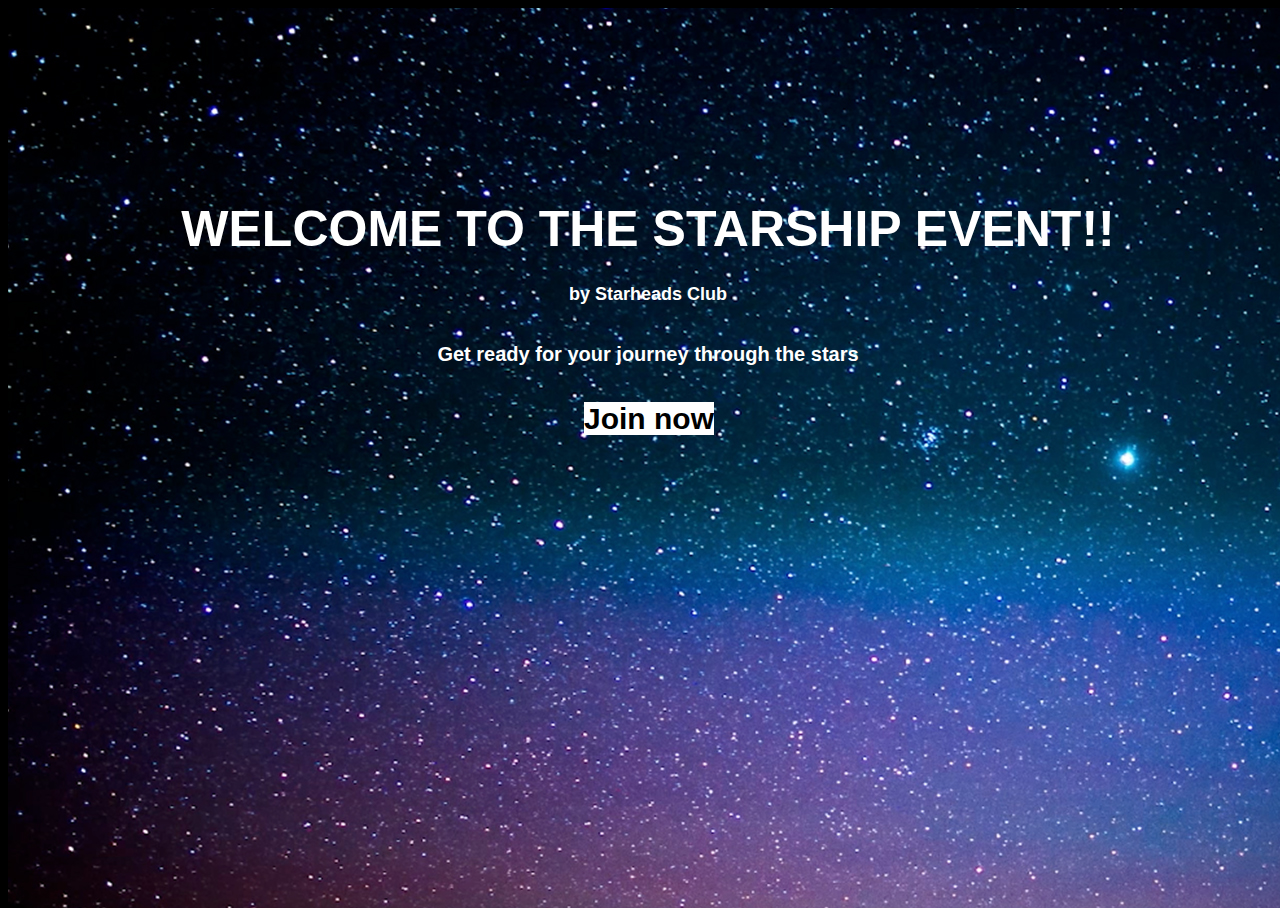
<file: event-form/index.html>
<html lang="en">
<head>
  <meta charset="UTF-8">
  <meta http-equiv="X-UA-Compatible" content="IE=edge">
  <meta name="viewport" content="width=device-width, initial-scale=1.0">
  <link rel="stylesheet" href="./style1.css">
  <link rel="icon" type="image/x-icon" href="./download.png">
  <title>STARSHIP</title>
</head>
<body>
  <div class= "stars">
  <h6>WELCOME TO THE STARSHIP EVENT!!</h6>
  <h1>by Starheads Club</h1>
  <h3>Get ready for your journey through the stars</h3>
  <br>
  <br>
  <a href="./first.html">Join now</a>
</div>
</body>
</html>
</file>
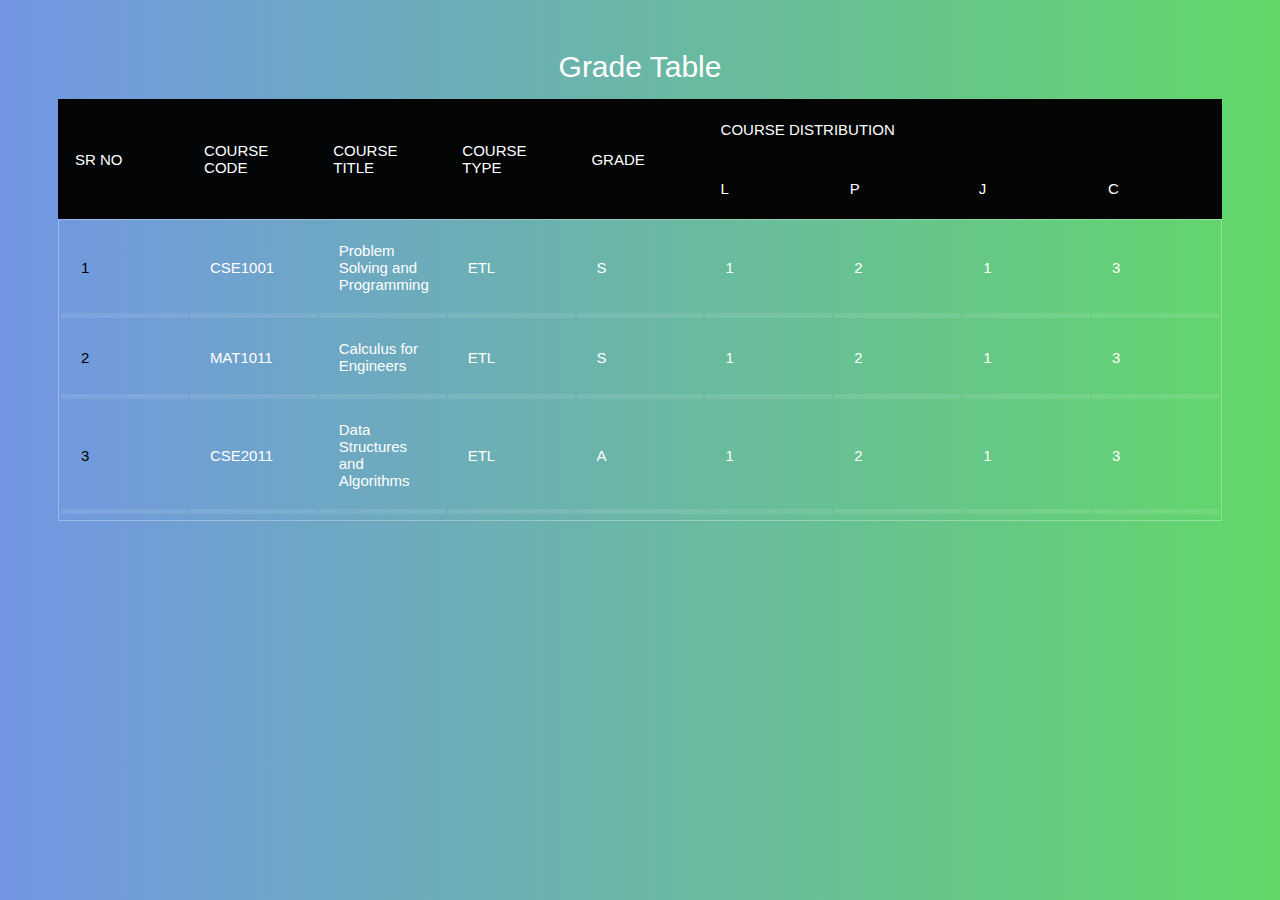
<file: grade-table/index.html>
<html lang="en">
<head>
  <meta charset="UTF-8">
  <meta http-equiv="X-UA-Compatible" content="IE=edge">
  <meta name="viewport" content="width=device-width, initial-scale=1.0">
  <link rel="stylesheet" href="./styles.css">
  <title>Grade Table</title>
</head>
<body>
<section>
  <h1>Grade Table</h1>
  <div class="tbl-header">
    <table>
      <thead>
        <tr>
          <th rowspan="2">Sr No</th>
          <th rowspan="2">Course Code</th>
          <th rowspan="2">Course Title</th>
          <th rowspan="2">Course Type</th>
          <th rowspan="2">Grade</th>
          <th colspan="4">Course Distribution</th>
        </tr>
        <tr>
          <th>L</th>
          <th>P</th>
          <th>J</th>
          <th>C</th>
      </tr>
      </thead>
    </table>
  </div>
  <div class="tbl-content">
    <table>
      <tbody>
        <tr>
          <td class="black">1</td>
          <td>CSE1001</td>
          <td>Problem Solving and Programming	</td>
          <td>ETL</td>
          <td>S</td>
          <td>1</td>
          <td>2</td>
          <td>1</td>
          <td>3</td>

        </tr>
        <tr>
          <td class="black">2</td>
          <td>MAT1011</td>
          <td>Calculus for Engineers</td>
          <td>ETL</td>
          <td>S</td>
          <td>1</td>
          <td>2</td>
          <td>1</td>
          <td>3</td>
        </tr>
        <tr>
          <td class="black">3</td>
          <td>CSE2011</td>
          <td>Data Structures and Algorithms</td>
          <td>ETL</td>
          <td>A</td>
          <td>1</td>
          <td>2</td>
          <td>1</td>
          <td>3</td>
        </tr>
        <tr>
          <td class="black">4</td>
          <td>MAT1014</td>
          <td>Discrete Mathematics and Graph Theory</td>
          <td>ETL</td>
          <td>S</td>
          <td>1</td>
          <td>2</td>
          <td>1</td>
          <td>3</td>
        </tr>
        <tr>
          <td class="black">5</td>
          <td>CSE2012</td>
          <td>Design and Analysis of Algorithms</td>
          <td>ETL</td>
          <td>S</td>
          <td>1</td>
          <td>2</td>
          <td>1</td>
          <td>3</td>
        </tr>
        <tr>
          <td class="black">6</td>
          <td>CSE3013</td>
          <td>Artificial Intelligence</td>
          <td>ETL</td>
          <td>A</td>
          <td>1</td>
          <td>2</td>
          <td>1</td>
          <td>3</td>
        </tr>
        <tr>
          <td class="black">7</td>
          <td>PHY1901</td>
          <td>Introduction to Innovative Projects</td>
          <td>ETL</td>
          <td>S</td>
          <td>1</td>
          <td>2</td>
          <td>1</td>
          <td>3</td>
        </tr>
        <tr>
          <td class="black">8</td>
          <td>MOC1961</td>
          <td>Data Science for Engineers</td>
          <td>ETL</td>
          <td>A</td>
          <td>1</td>
          <td>2</td>
          <td>1</td>
          <td>3</td>
        </tr>
        <tr>
          <td class="black">9</td>
          <td>MAT1014</td>
          <td>Discrete Mathematics and Graph Theory</td>
          <td>ETL</td>
          <td>S</td>
          <td>1</td>
          <td>2</td>
          <td>1</td>
          <td>3</td>
        </tr>
        <tr>
          <td class="black">10</td>
          <td>STS1202</td>
          <td>Introduction to Quantitative, Logical and Verbal Ability</td>
          <td>ETL</td>
          <td>S</td>
          <td>1</td>
          <td>2</td>
          <td>1</td>
          <td>3</td>
        </tr>
        
      </tbody>
    </table>
  </div>
</section>
</body>
</html>
</file>
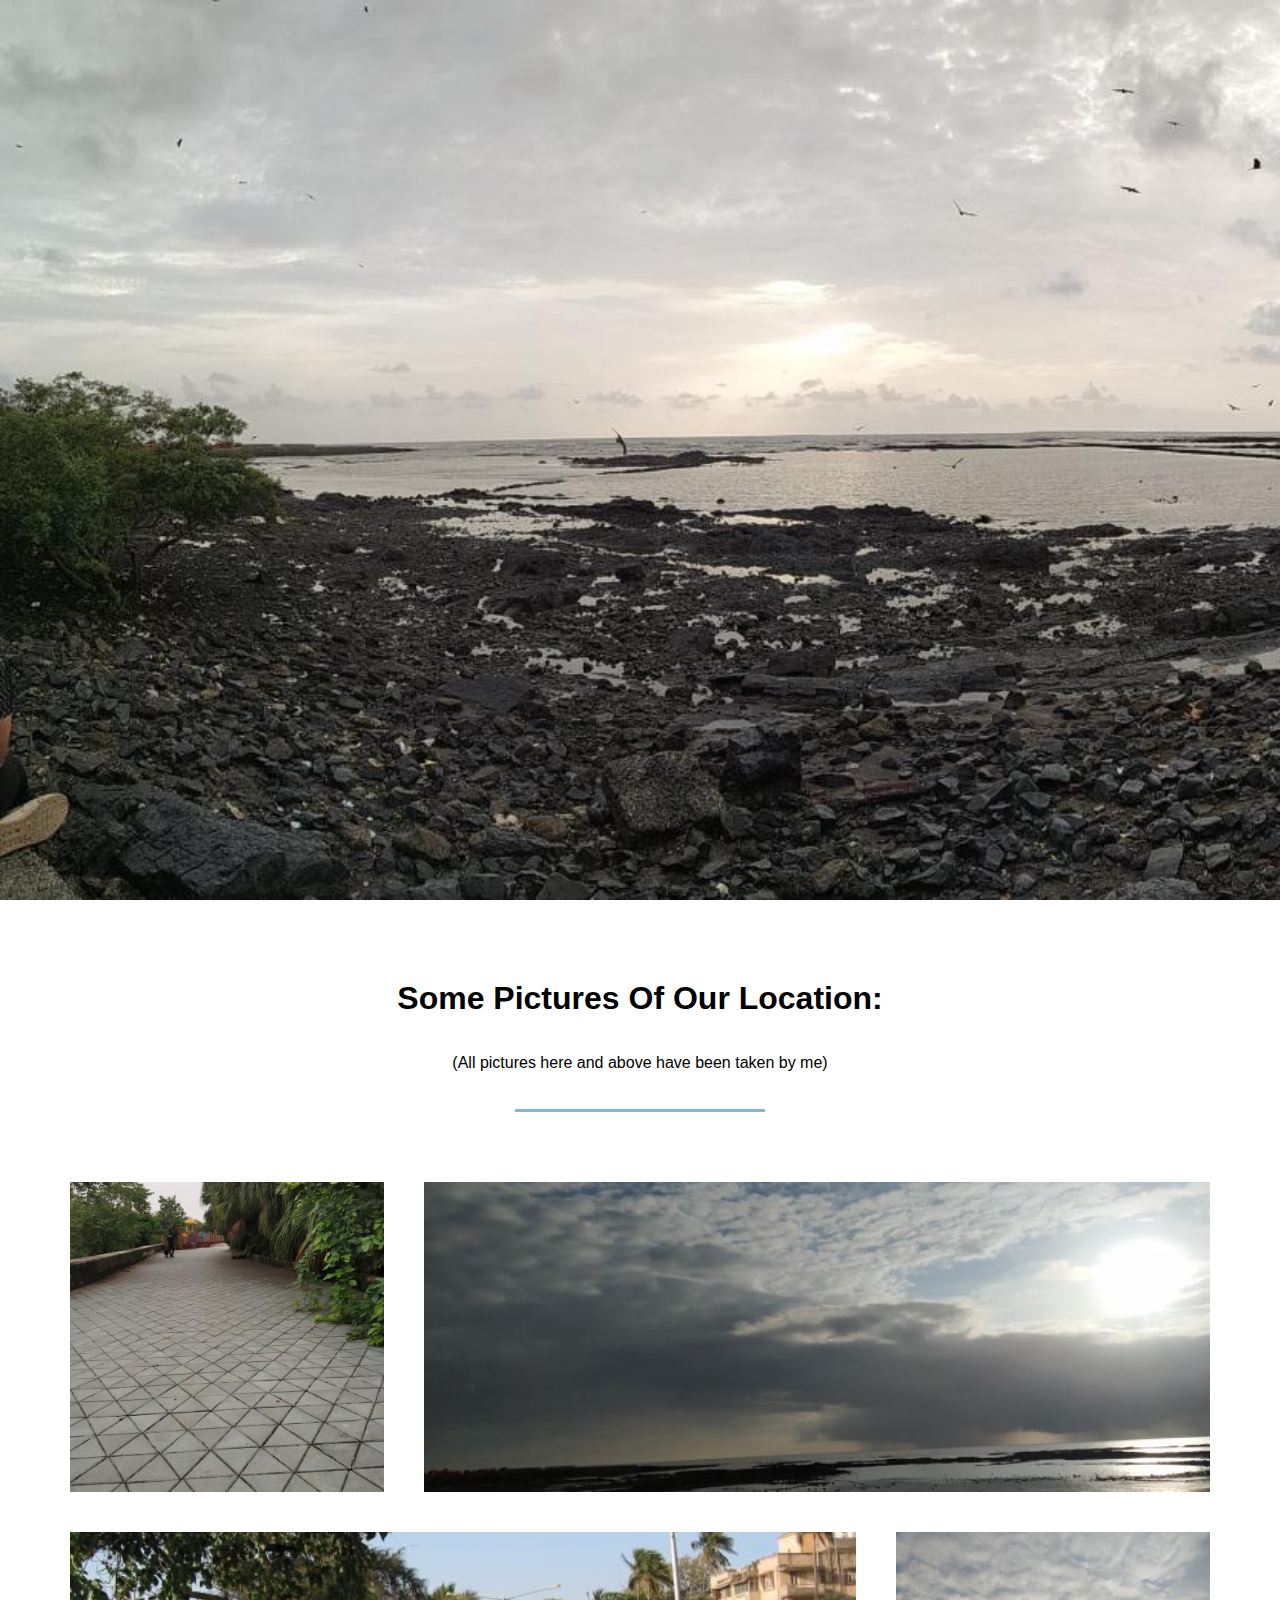
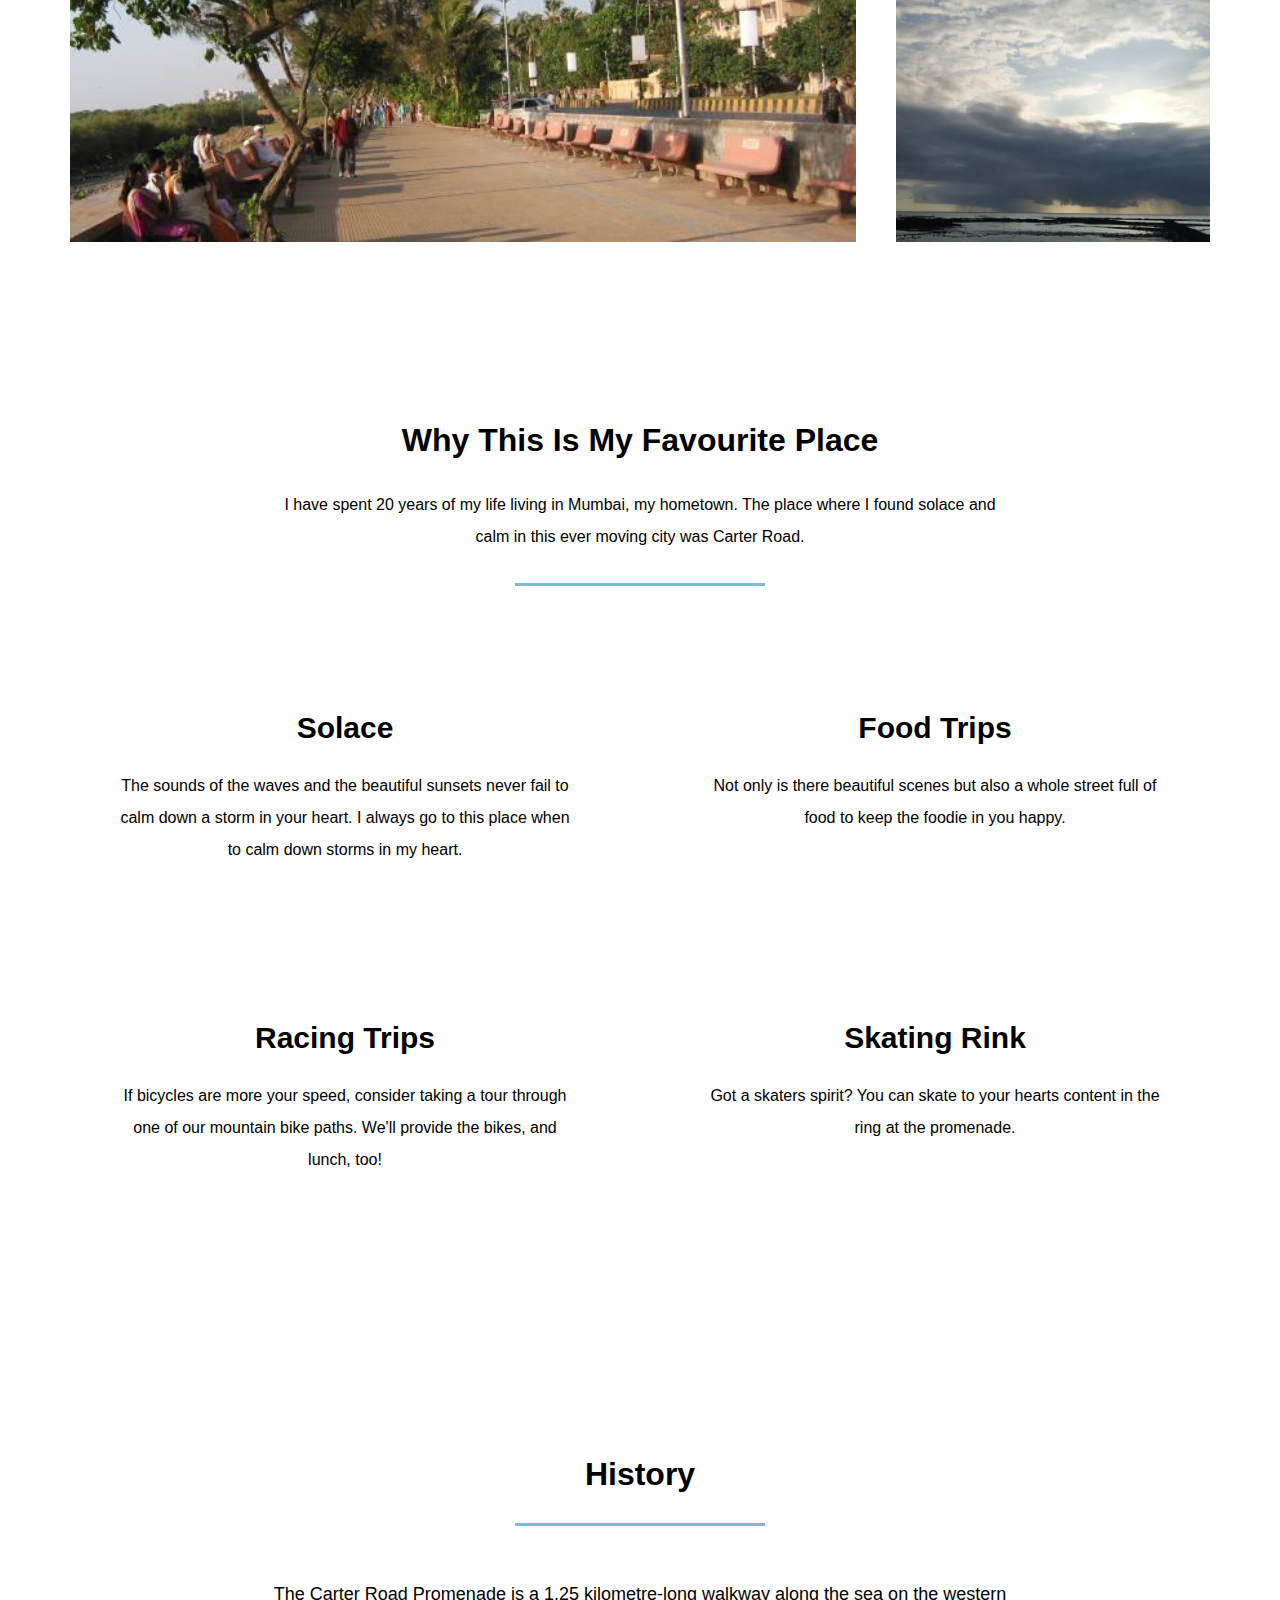
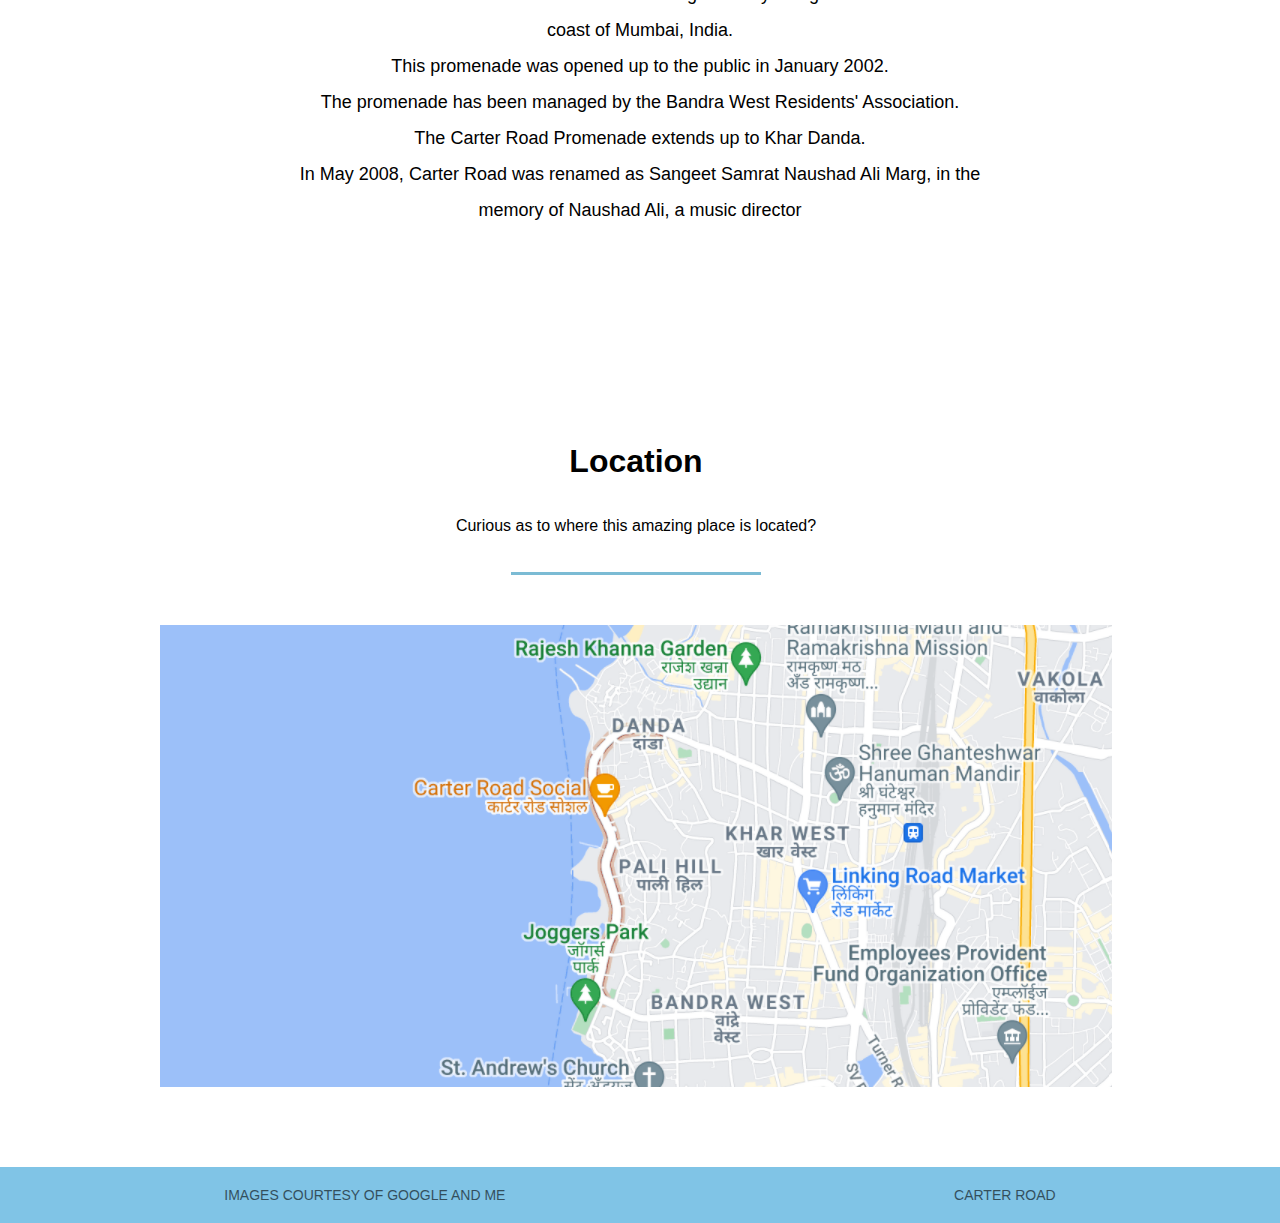
<file: my-place/index.html>
<html lang="en">
<head>
  <meta charset="UTF-8">
  <link rel="stylesheet" href="./style.css">
  <meta name="viewport" content="width=device-width, initial-scale=1.0">
  <title>My Place</title>
</head>
<body>
  <header>
  <h2><a href="#">Carter Road</a></h2>
  <nav>
    <li><a href="#">Gallery</a></li>
    <li><a href="#">Why</a></li>
    <li><a href="#">History</a></li>
    <li><a href="#">Location</a></li>
  </nav>
</header>
<section class="hero">
  <div class="background-image" style="background-image: url(./images/PANO_20210829_181525.jpg);"></div>
  <div class="hero-content-area">
    <h1>Carter Road</h1>
    <h3>The place that matters most</h3>
  </div>
</section>

<section class="destinations">
  <h3 class="title">Some pictures of our location:</h3>
  <p>(All pictures here and above have been taken by me)</p>
  <hr>
  
  <ul class="grid">
    <li class="small" style="background-image: url(./images/IMG_20210710_101203.jpg);"></li>
    <li class="large" style="background-image: url(./images/IMG_20210825_180109.jpg);"></li>
    <li class="large" style="background-image: url(./images/carter-road-promenade-b0888f4a-2ed8-4d74-9a43-9df99c63484-resize-750.jpeg);"></li>
    <li class="small" style="background-image: url(./images/IMG_20210825_180711.jpg);"></li>
  </ul>
</section>

<section class="packages">
  <h3 class="title">Why this is my favourite place</h3>
  <p>I have spent 20 years of my life living in Mumbai, my hometown. The place where I found solace and calm in this ever moving city was Carter Road.</p>
  <hr>

  <ul class="grid">
    <li>
      <h4>Solace</h4>
      <p>The sounds of the waves and the beautiful sunsets never fail to calm down a storm in your heart. I always go to this place when to calm down storms in my heart.</p>
    </li>
    <li>
      <h4>Food Trips</h4>
      <p>Not only is there beautiful scenes but also a whole street full of food to keep the foodie in you happy.</p>
    </li>
    <li>
      <h4>Racing Trips</h4>
      <p>If bicycles are more your speed, consider taking a tour through one of our mountain bike paths. We'll provide the bikes, and lunch, too!</p>
    </li>
    <li>
      <h4>Skating Rink</h4>
      <p>Got a skaters spirit? You can skate to your hearts content in the ring at the promenade.</p>
    </li>
  </ul>
</section>

<section class="history">
  <h3 class="title">History</h3>
  <hr>
  <p>The Carter Road Promenade is a 1.25 kilometre-long walkway along the sea on the western coast of Mumbai, India.
    <br> This promenade was opened up to the public in January 2002. 
    <br> The promenade has been managed by the Bandra West Residents' Association. 
    <br> The Carter Road Promenade extends up to Khar Danda.
<br>
    In May 2008, Carter Road was renamed as Sangeet Samrat Naushad Ali Marg, in the memory of Naushad Ali, a music director</p>
</section>

<section class="location">
  <h3 class="title">Location</h3>
  <p>Curious as to where this amazing place is located?</p>
  <hr>
  <div>
    <img src="./images/Screenshot 2022-02-21 090156.png" alt="">
  </div>
</section>

<footer>
<p>Images Courtesy of google and me</p>
<p>Carter Road</p>
</footer>
</body>
</html>
</file>
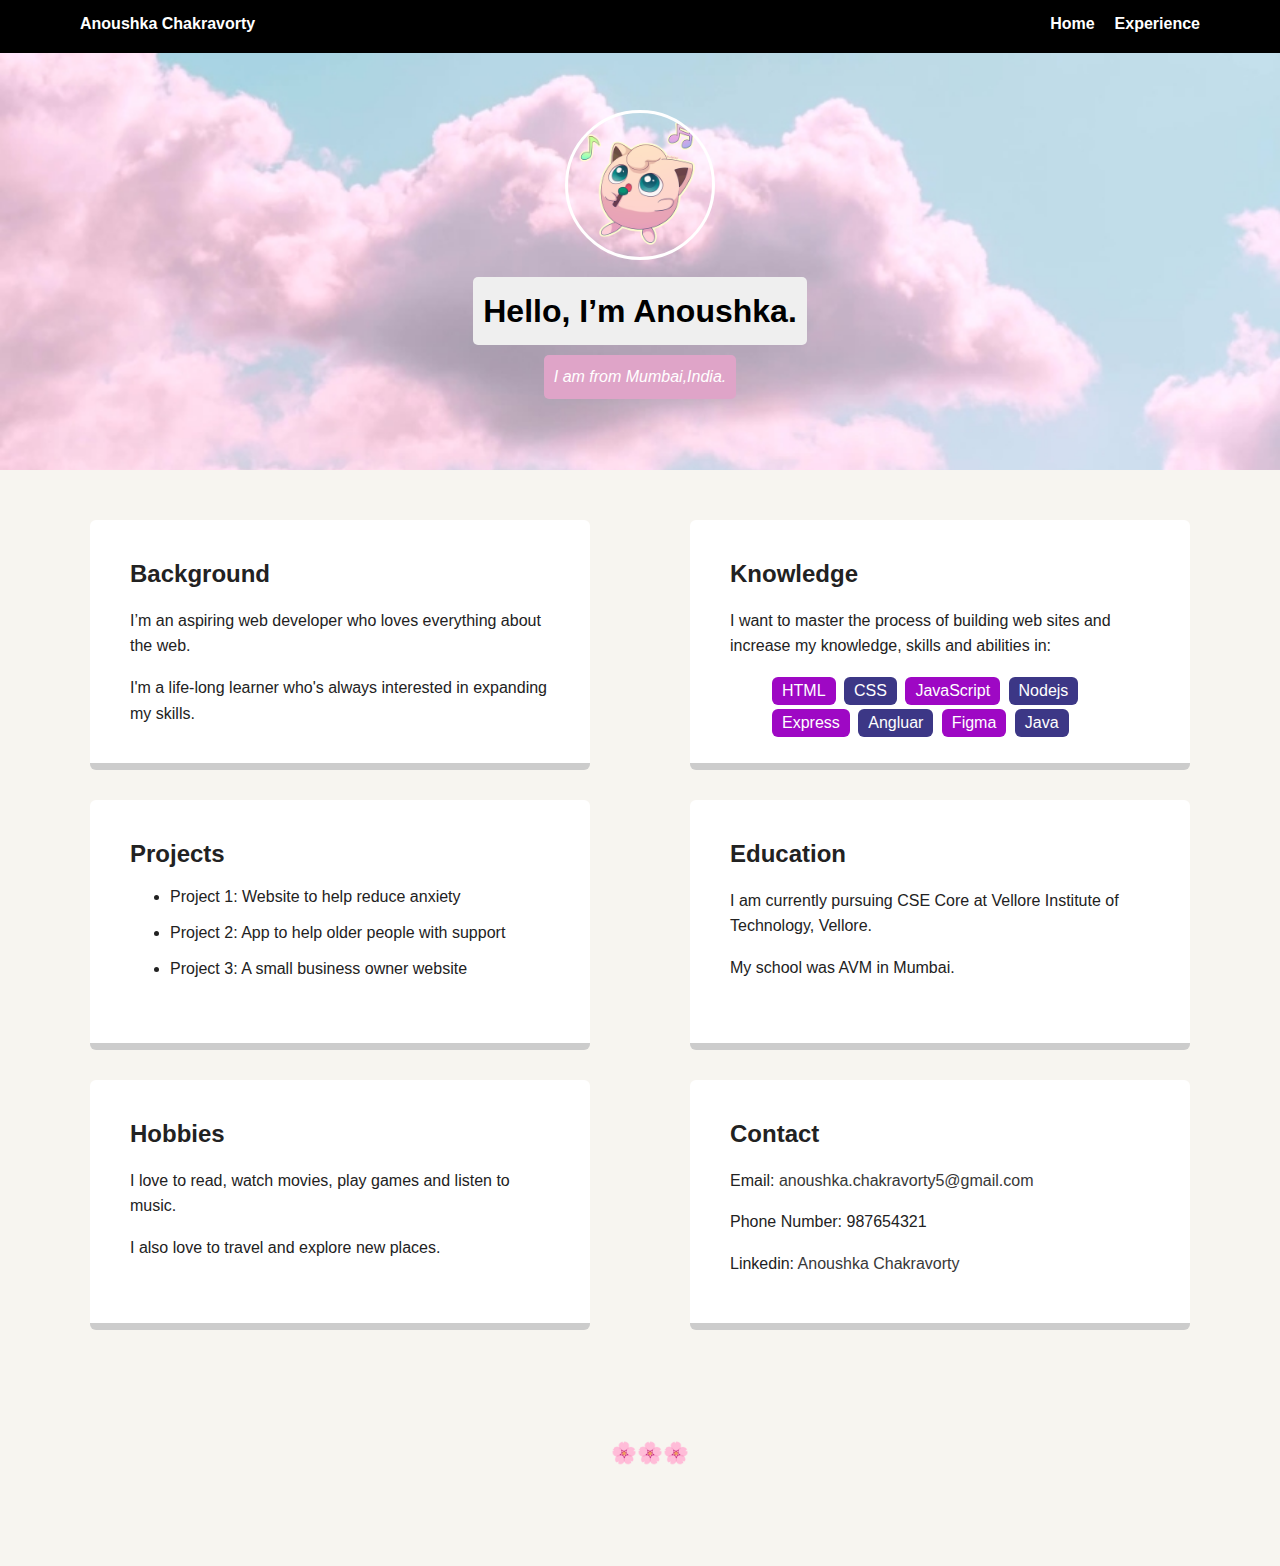
<file: my-profile/index.html>
<!doctype html>
<html lang="en">
<head>
  <meta charset="utf-8">
  <title>Anoushka C's Profile</title>
  <meta name="viewport" content="width=device-width, initial-scale=1.0">
  <link rel="stylesheet" href="styles.css">
  <link rel="icon" type="image/x-icon" href="./dino.png">
  </head>
  <body>

    <div class="main-nav">
        <ul class="nav">
          <li class="name">Anoushka Chakravorty</li>
          <li><a >Home</a></li>
          <li><a >Experience</a></li>
        </ul>
    </div>

    <header>
      <img src="./dino.png" alt="Anoushka C" class="profile-image">
      <h1 class="tag name">Hello, I’m Anoushka.</h1>
      <address class="tag location">I am from Mumbai,India.</address>
    </header>

    <main class="flex">
    <div class="row">
      <div class="card">
        <h2>Background</h2>
        <p>I’m an aspiring web developer who loves everything about the web.</p>
        <p>I'm a life-long learner who's always interested in expanding my skills.</p>
      </div> 

      <div class="card">
        <h2>Projects</h2>
        <ul>
          <li>Project 1: Website to help reduce anxiety</li>
          <br>
          <li>Project 2: App to help older people with support</li>
          <br>
          <li>Project 3: A small business owner website</li>
        </ul>
      </div>

      <div class="card">
        <h2>Hobbies</h2>
        <p>I love to read, watch movies, play games and listen to music.</p>
        <p>I also love to travel and explore new places.</p>
      </div>

    </div>
      <div class="row">
        <div class="card">
          <h2>Knowledge</h2>
          <p>I want to master the process of building web sites and increase my knowledge, skills and abilities in:</p>
          <ul>
            <li class="skillso">HTML</li>
            <li class="skillse">CSS</li>
            <li class="skillso">JavaScript</li>
            <li class="skillse">Nodejs</li>
            <li class="skillso">Express</li>
            <li class="skillse">Angluar</li>
            <li class="skillso">Figma</li>
            <li class="skillse">Java</li>
          </ul>
          
        </div>
      <div class="card">
        <h2>Education</h2>
        <p>I am currently pursuing CSE Core at Vellore Institute of Technology, Vellore.</p>
        <p>My school was AVM in Mumbai.</p>
      </div>
      <div class="card">
        <h2>Contact</h2>
        <p>Email:
          <a href="mailto:anoushka.chakravorty5@gmail.com">anoushka.chakravorty5@gmail.com</a>
          <p>Phone Number: 987654321</p>
          <p>Linkedin: <a href="https://www.linkedin.com/in/anoushka-chakravorty-b9a8a917b/">Anoushka Chakravorty</a></p>
      </div>
      </div>
    </main>
    
    <footer>
      <p>🌸🌸🌸</p>
    </footer>
  </body>
  </html>
</file>
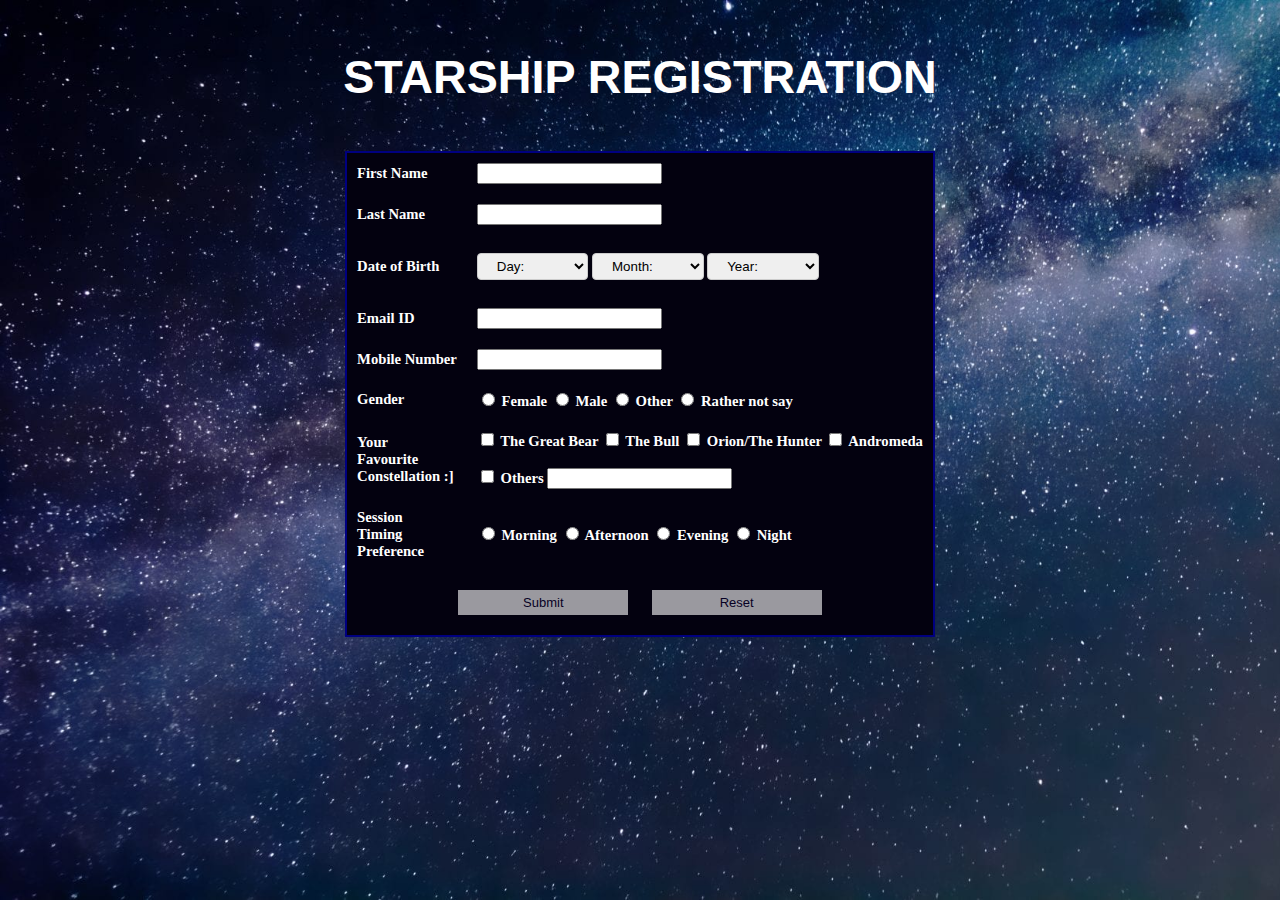
<file: event-form/first.html>
<html lang="en">
<head>
  <meta charset="UTF-8">
  <meta http-equiv="X-UA-Compatible" content="IE=edge">
  <meta name="viewport" content="width=device-width, initial-scale=1.0">
  <link rel="stylesheet" href="./styles.css">
  <link rel="icon" type="image/x-icon" href="./download.png">

  <title>Register!</title>

<html>
<head>

</head>
 
<body>

<h3>STARSHIP REGISTRATION</h3>

 
<table align="center" cellpadding = "10">
 
<tr>
<td>First Name</td>
<td><input type="text" name="First_Name" maxlength="30"/>
</td>
</tr>
<tr>
<td>Last Name</td>
<td><input type="text" name="Last_Name" maxlength="30"/>
</td>
</tr>
 
<tr>
<td>Date of Birth</td>
 
<td>
<select name="Birthday_day" id="Birthday_Day">
<option value="-1">Day:</option>
<option value="1">1</option>
<option value="2">2</option>
<option value="3">3</option>
<option value="4">4</option>
<option value="5">5</option>
<option value="6">6</option>
<option value="7">7</option>
<option value="8">8</option>
<option value="9">9</option>
<option value="10">10</option>
<option value="11">11</option>
<option value="12">12</option>
<option value="13">13</option>
<option value="14">14</option>
<option value="15">15</option>
<option value="16">16</option>
<option value="17">17</option>
<option value="18">18</option>
<option value="19">19</option>
<option value="20">20</option>
<option value="21">21</option>
<option value="22">22</option>
<option value="23">23</option>
<option value="24">24</option>
<option value="25">25</option>
<option value="26">26</option>
<option value="27">27</option>
<option value="28">28</option>
<option value="29">29</option>
<option value="30">30</option>
<option value="31">31</option>
</select>
 
<select id="Birthday_Month" name="Birthday_Month">
<option>Month:</option>
<option value="January">Jan</option>
<option value="February">Feb</option>
<option value="March">Mar</option>
<option value="April">Apr</option>
<option value="May">May</option>
<option value="June">Jun</option>
<option value="July">Jul</option>
<option value="August">Aug</option>
<option value="September">Sep</option>
<option value="October">Oct</option>
<option value="November">Nov</option>
<option value="December">Dec</option>
</select>
 
<select name="Birthday_Year" id="Birthday_Year">
 
<option value="-1">Year:</option>
<option value="2022">2022</option>
<option value="2021">2021</option>
<option value="2020">2020</option>
<option value="2019">2019</option>
<option value="2018">2018</option>
<option value="2017">2017</option>
<option value="2016">2016</option>
<option value="2015">2015</option>
<option value="2014">2014</option>
<option value="2013">2013</option>
<option value="2012">2012</option>
<option value="2011">2011</option>
<option value="2010">2010</option>
<option value="2009">2009</option>
<option value="2008">2008</option>
<option value="2007">2007</option>
<option value="2006">2006</option>
<option value="2005">2005</option>
<option value="2004">2004</option>
<option value="2003">2003</option>
<option value="2002">2002</option>
<option value="2001">2001</option>
<option value="2000">2000</option>
</select>
</td>
</tr>
 
<tr>
<td>Email ID</td>
<td><input type="email" name="Email_Id" maxlength="100" /></td>
</tr>
 
<tr>
<td>Mobile Number</td>
<td>
<input type="number" name="Mobile_Number" maxlength="10" />
</td>
</tr>
 
<tr>
<td>Gender</td>
<td>
<input type="radio" name="Gender" value="Female" /> Female
<input type="radio" name="Gender" value="Male" /> Male
<input type="radio" name="Gender" value="Other"/> Other
<input type="radio" name="Gender" value="Not"/> Rather not say

</td>
</tr>
<tr>
<td>Your<br />Favourite<br /> Constellation :]<br /></td>
 
<td>
<input type="checkbox"/>
The Great Bear
<input type="checkbox" />
The Bull
<input type="checkbox"/>
Orion/The Hunter
<input type="checkbox"/>
Andromeda
<br />
<br>
<input type="checkbox">
Others
<input type="text" maxlength="30" />
</td>
</tr>
 

<tr>
<td>Session<br />Timing <br> Preference</td>
<td>
  <input type="radio">
Morning
<input type="radio">
Afternoon
<input type="radio">
Evening
<input type="radio">
Night
</td>
</tr>
 
<tr>
<td colspan="2" align="center">
  <button>Submit</button>
  <button>Reset</button>
</td>
</tr>
</table>
 
</form>
 <br> <br> <br>
</body>
</html>
</file>
<file: event-form/style1.css>
body {
  background: #000000;
}
.stars {
  width: 100%;
  height: 100%;
  display: block;
  position: absolute;
  background: url(star1.jpg) no-repeat;
  z-index: 0;
}
h6 {
  color: #ffffff;
  font-size: 50px;
  font-weight: bold;
  text-align: center;
  margin-top: 15%;
  margin-bottom: 0;
  font-family: "Open Sans", sans-serif;
}
h3 {
  color: #ffffff;
  font-size: 20px;
  font-weight: bold;
  text-align: center;
  margin-top: 3%;
  margin-bottom: 0;
  font-family: "Open Sans", sans-serif;
}
h1 {
  color: #ffffff;
  font-size: 18px;
  font-weight: bold;
  text-align: center;
  margin-top: 2%;
  margin-bottom: 0;
  font-family: "Open Sans", sans-serif;
}
a {
  color: #000000;
  font-size: 30px;
  font-family: "Open Sans", sans-serif;
  font-weight: bold;
  margin-left: 45%;
  text-align: center;
  text-decoration: none;
  margin-top: 15%;
  margin-bottom: 0;
  background-color: rgb(255, 255, 255);
}
</file>
<file: grade-table/styles.css>
h1 {
  font-size: 30px;
  color: #fff;
  font-weight: 300;
  text-align: center;
  margin-bottom: 15px;
}
table {
  width: 100%;
  table-layout: fixed;
}
.tbl-header {
  background-color: rgba(0, 0, 0, 0.973);
}
.tbl-content {
  height: 300px;
  overflow-x: auto;
  margin-top: 0px;
  border: 1px solid rgba(255, 255, 255, 0.3);
}
th {
  padding: 20px 15px;
  text-align: left;
  font-weight: 500;
  font-size: 15px;
  color: #fff;
  text-transform: uppercase;
}
td {
  padding: 20px;
  text-align: left;
  vertical-align: middle;
  font-weight: 500;
  font-size: 15px;
  color: #fff;
  border-bottom: solid 5px rgba(255, 255, 255, 0.1);
}
.black {
  color: black;
}
body {
  /* background: linear-gradient(to right, #c5a2dd, #7725c4); */
  background: linear-gradient(to right, #7296e4, #29c931bb);

  font-family: "Roboto", sans-serif;
}
section {
  margin: 50px;
}

/* for custom scrollbar for webkit browser*/

::-webkit-scrollbar {
  width: 6px;
}
::-webkit-scrollbar-track {
  -webkit-box-shadow: inset 0 0 6px rgba(0, 0, 0, 0.3);
}
::-webkit-scrollbar-thumb {
  -webkit-box-shadow: inset 0 0 6px rgba(0, 0, 0, 0.3);
}
</file>
<file: my-place/style.css>
* {
  margin: 0;
  padding: 0;
  box-sizing: border-box;
}

html {
  font: normal 16px sans-serif;
  color: black;
}

ul,
nav {
  list-style: none;
}

a {
  text-decoration: none;
  opacity: 0.8;
  color: black;
}

a:hover {
  opacity: 1;
}

.grid {
  width: 100%;
  display: flex;
  flex-wrap: wrap;
  justify-content: center;
}

hr {
  width: 250px;
  height: 3px;
  background-color: #7bbbd4;
  border: 0;
  margin-bottom: 50px;
}

section h3.title {
  text-transform: capitalize;
  font: bold 32px "open Sans", sans-serif;
  margin-bottom: 30px;
  text-align: center;
}

section p {
  max-width: 775;
  line-height: 2;
  padding: 0 20px;
  margin-bottom: 30px;
  text-align: center;
}

section {
  display: flex;
  flex-direction: column;
  align-items: center;
  padding: 80px 50px;
}

header {
  position: absolute;
  width: 100%;
  color: black;
  display: flex;
  justify-content: space-between;
  align-items: center;
  padding: 35px 100px 0;
  animation: 1s fadein 0.5s forwards;
  opacity: 0;
}

@keyframes fadein {
  100% {
    opacity: 1;
  }
}

header h2 {
  font-family: "Quicksand", sans-serif;
}

header nav {
  display: flex;
  margin-right: -15px;
}

header nav li {
  margin: 0 15px;
}

.hero {
  position: relative;
  justify-content: center;
  text-align: center;
  min-height: 100vh;
  color: black;
}

.hero .background-image {
  position: absolute;
  top: 0;
  left: 0;
  width: 100%;
  height: 100%;
  background-size: cover;
  z-index: -1;
  background-color: #80a3db;
}

.hero h1 {
  font: bold 60px "Open Sans", sans-serif;
  margin-bottom: 40px;
}

.hero h3 {
  font: bold 28px "Open Sans", sans-serif;
  margin-bottom: 100px;
}

.hero-content-area {
  opacity: 0;
  margin-top: 100px;
  animation: 1s slidefade 1s forwards;
}

@keyframes slidefade {
  100% {
    opacity: 1;
    margin-top: 0px;
  }
}

.destinations .grid li {
  height: 350px;
  padding: 20px;
  background-clip: content-box;
  background-size: cover;
  background-position: center;
}

.destinations .grid li.small {
  flex-basis: 30%;
}

.destinations .grid li.large {
  flex-basis: 70%;
}

.packages .grid li {
  padding: 50px;
  flex-basis: 50%;
  text-align: center;
}

.packages .grid li i {
  color: #8c9eff;
}

.packages .grid li h4 {
  font-size: 30px;
  margin: 25px 0;
}

@media (max-width: 800px) {
  .packages .grid li {
    flex-basis: 100%;
    padding: 20px;
  }
}

.history {
  font-size: 18px;
  font-weight: 300;
  line-height: 1;
  margin: 40px 0 25px;
}

.location {
  display: flex;
  align-items: center;
  justify-content: center;
  flex-wrap: wrap;
  width: 60%;
  margin-left: 110px;
}

footer {
  display: flex;
  align-items: center;
  justify-content: space-around;
  background-color: #80c4e6;
  color: rgb(0, 0, 0);
  padding: 20px 0;
}

footer ul {
  display: flex;
}

footer li {
  margin-left: 16px;
}

footer p {
  text-transform: uppercase;
  font-size: 14px;
  opacity: 0.6;
  align-items: center;
}
</file>
<file: my-profile/styles.css>
/* Global Layout Set-up */
* {
  box-sizing: border-box;
}

body {
  margin: 0;
  padding: 0;
  text-align: center;
  font-family: "Roboto", sans-serif;
  color: #222;
  background: #f7f5f0;
}
/* Link Styles */

a {
  text-decoration: none;
  color: rgb(56, 56, 56);
}
a:hover {
  color: #6633ff;
}

/* Section Styles */

.main-nav {
  width: 100%;
  background: black;
  min-height: 30px;
  padding: 10px;
  position: fixed;
  text-align: center;
}
.nav {
  display: flex;
  justify-content: space-around;
  font-weight: 700;
  list-style-type: none;
  margin: 0 auto;
  padding: 0;
}

.nav .name {
  display: block;
  margin-right: auto;
  color: white;
}
.nav li {
  padding: 5px 10px 10px 10px;
}
.nav a {
  transition: all 0.5s;
  color: rgb(255, 255, 255);
}
.nav a:hover {
  color: #ecabe9;
}

header {
  text-align: center;
  background: url("./1.jpg") no-repeat top center;
  background-size: cover;
  overflow: hidden;
  padding-top: 60px;
}
header {
  line-height: 1.5;
}
header .profile-image {
  margin-top: 50px;
  width: 150px;
  height: 150px;
  border-radius: 50%;
  border: 3px solid white;
  transition: all 0.5s;
}
header .profile-image:hover {
  transform: scale(1.2) rotate(5deg);
}
.tag {
  background-color: #efefef;
  color: black;
  padding: 10px;
  border-radius: 5px;
  display: table;
  margin: 10px auto;
}
.location {
  background-color: rgb(223, 164, 200);
  color: rgb(255, 255, 255);
}
.card {
  margin: 30px;
  height: 250px;
  padding: 20px 40px 40px;
  max-width: 500px;
  text-align: left;
  background: #fff;
  border-bottom: 7px solid #ccc;
  border-radius: 6px;
  transition: all 0.5s;
}
.card:hover {
  border-color: #e9aae9;
}

ul.skills {
  padding: 0;
  text-align: center;
}

.skillso {
  border-radius: 6px;
  display: inline-block;
  background: #9e08c4;
  color: white;
  padding: 5px 10px;
  margin: 2px;
}

.skillse {
  border-radius: 6px;
  display: inline-block;
  background: #3c3786;
  color: white;
  padding: 5px 10px;
  margin: 2px;
}

footer {
  width: 100%;
  min-height: 30px;
  padding: 20px 0 40px 20px;
}
footer ul {
  list-style-type: none;
  margin: 0;
  padding: 0;
}

footer ul li {
  display: inline-block;
}

.clearfix {
  clear: both;
}

/* Styles for larger screens */
@media screen and (min-width: 720px) {
  .flex {
    display: -ms-flexbox;
    display: flex;
    max-width: 1200px;
    -ms-flex-pack: distribute;
    justify-content: space-around;
    margin: 0 auto;
  }

  header {
    min-height: 470px;
  }

  .nav {
    max-width: 1200px;
    padding: 0 30px;
  }

  main {
    padding-top: 20px;
  }

  main p {
    line-height: 1.6em;
  }

  footer {
    font-size: 1.3em;
    max-width: 1200px;
    margin: 40px auto;
  }
}
</file>
<file: event-form/styles.css>
body {
  background-image: url("./star.jpg");
  background-repeat: no-repeat;
  background-size: cover;
}
h3 {
  font-family: "Open Sans", sans-serif;
  margin-top: 50px;
  font-size: 35pt;
  font-style: normal;
  font-weight: bold;
  color: rgb(255, 255, 255);
  text-align: center;
}

table {
  font-family: Calibri;
  color: white;
  font-size: 11pt;
  font-style: normal;
  font-weight: bold;
  background-color: rgb(3, 1, 15);
  border-collapse: collapse;
  border: 2px solid navy;
}
button {
  background-color: rgb(255, 255, 255);
  color: rgb(11, 2, 51);
  padding: 5px 10px;
  font-size: 13px;
  margin: 10px;
  border: none;
  cursor: pointer;
  width: 30%;
  opacity: 0.6;
}
button:hover {
  opacity: 1;
}
select {
  width: 25%;
  padding: 4px 15px;
  margin: 8px 0;
  display: inline-block;
  border: 1px solid #ccc;
  border-radius: 4px;
  box-sizing: border-box;
}
</file>
